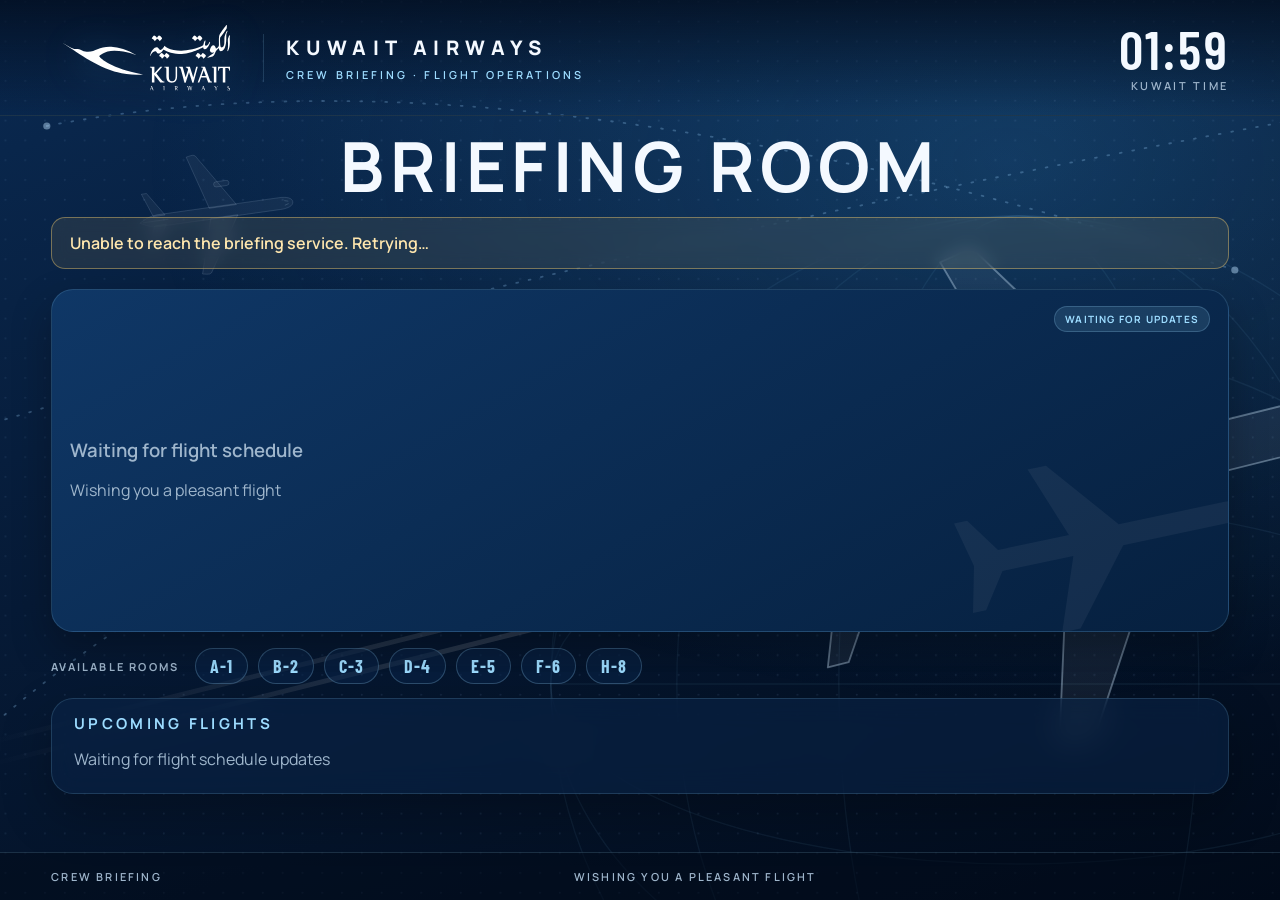
<file: docs/index.html>
<!doctype html><html lang="en" dir="ltr"><head><meta charset="utf-8"><meta name="viewport" content="width=device-width,initial-scale=1"><title>Crew display · Crew Briefing</title><link rel="stylesheet" href="style.css?v=20"></head><body data-page="display">
<header><div class="brand"><img class="airline-logo" src="kuwait-airways-logo.svg" alt="Kuwait Airways"><div><b>KUWAIT AIRWAYS</b><small>CREW BRIEFING · FLIGHT OPERATIONS</small></div></div><div class="live"><strong id="clock">--:--</strong><small>Kuwait time</small></div></header>
<main><section class="intro"><div><span class="eyebrow">WELCOME ON BOARD</span><h1 id="title">Briefing Room</h1><p>Please proceed to the briefing room assigned to your flight.</p></div><div class="welcome">Safe trip<span>Wishing you a pleasant flight</span></div></section>
<div id="notice" role="status">Waiting for flight schedule updates</div><section id="board" class="board" aria-label="Crew briefing rooms"></section><section id="upcoming" class="panel"><h2>Upcoming flights</h2><div id="queue"></div></section></main>
<footer><span>CREW BRIEFING</span><span>Wishing you a pleasant flight</span><span id="updated"></span></footer><script src="config.js?v=1"></script><script src="landmarks.js?v=3"></script><script src="display.js?v=16"></script></body></html>
</file>
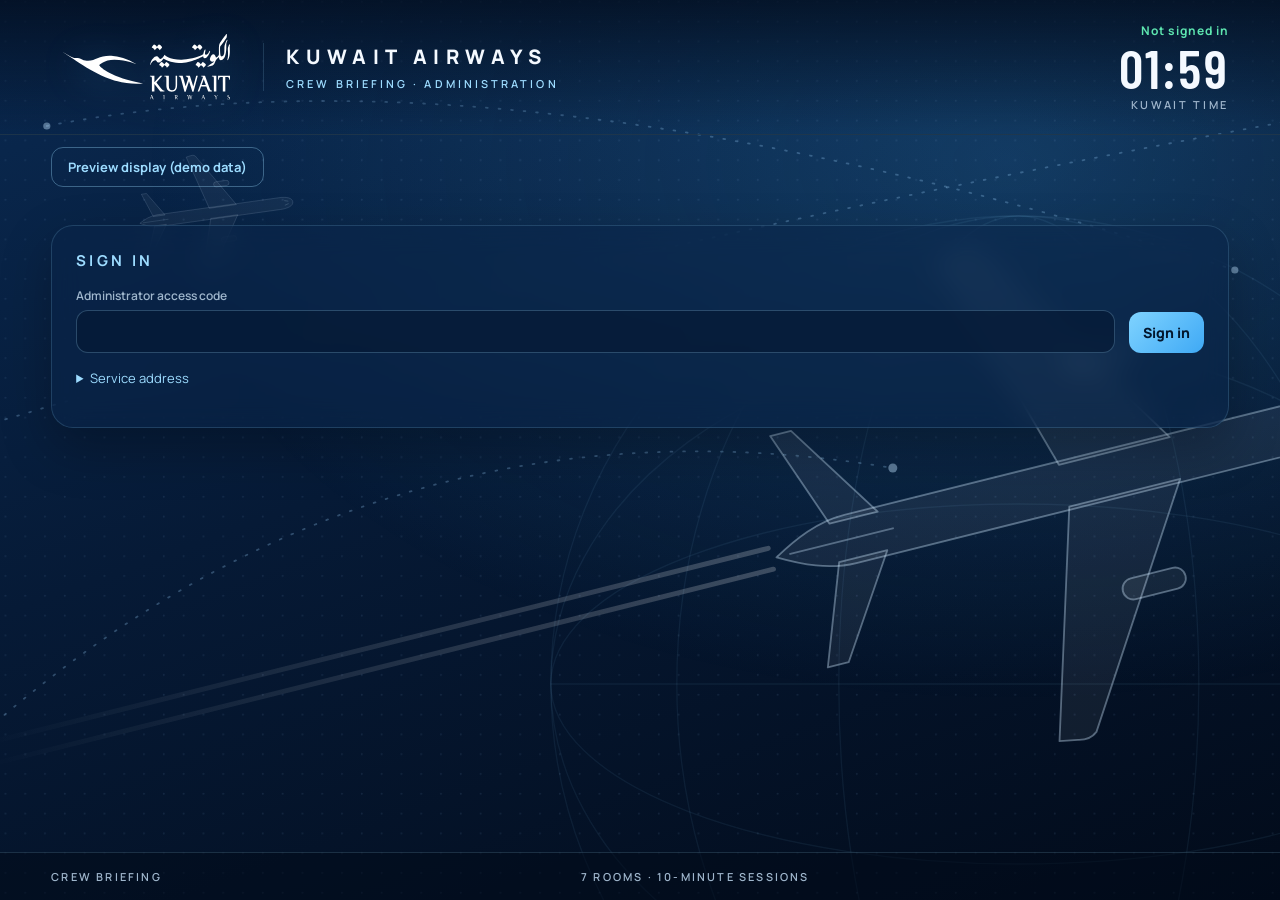
<file: docs/admin.html>
<!doctype html><html lang="en" dir="ltr"><head><meta charset="utf-8"><meta name="viewport" content="width=device-width,initial-scale=1"><meta name="robots" content="noindex"><title>Administration · Crew Briefing</title><link rel="stylesheet" href="style.css?v=20"></head><body data-page="admin">
<header><div class="brand"><img class="airline-logo" src="kuwait-airways-logo.svg" alt="Kuwait Airways"><div><b>KUWAIT AIRWAYS</b><small>CREW BRIEFING · ADMINISTRATION</small></div></div><div class="live"><span id="connection">Not signed in</span><strong id="clock">--:--</strong><small>Kuwait time</small></div></header>
<nav id="controls"><a class="display-link" href="./?demo=1" target="_blank" rel="noopener">Preview display (demo data)</a><button id="logout" hidden>Sign out</button></nav>
<main>
<div id="notice" role="status"></div>
<section id="setup" class="panel"><h2>Sign in</h2><form id="login"><label>Administrator access code<input id="password" type="password" autocomplete="current-password" required></label><button class="primary">Sign in</button></form><details><summary>Service address</summary><label>Service URL (HTTPS)<input id="endpoint" type="url" placeholder="https://…" dir="ltr"></label></details></section>
<div id="admin" hidden>
<section class="panel" id="feedPanel"><h2>Flight schedule</h2><div id="feed" class="feed"></div><div class="upload"><label>Flight data source<select id="provider"><option value="aerodatabox">AeroDataBox</option><option value="flightaware">FlightAware</option></select></label><button id="useProvider">Use this source</button><button id="sync">Refresh flights now</button></div></section>
<section class="panel"><h2>Flights</h2><p>Reporting time = scheduled departure (GMT) + 1:25 for A320/A321, or + 1:10 for B777/A330, shown in Kuwait time. Flights with a missing or unknown aircraft type are not assigned a room until you choose the type. The public schedule source can miss same-day retimes: if a departure is wrong, type the correct GMT time and select Set — later updates keep your time.</p><div class="tablewrap tall"><table id="flights"></table></div></section>
<section class="panel"><h2>Briefing rooms</h2><section id="board" class="board" aria-label="Crew briefing rooms"></section></section>
<section class="panel"><h2>Displays</h2><p>Open the display link on the room screen. It shows a 6-digit code — enter it here with the room and orientation. You can change a paired screen at any time.</p>
<p class="linkline">Display link: <a id="displayLink" href="./" target="_blank" rel="noopener" dir="ltr"></a></p>
<form id="pair"><label>Code on the screen<input id="pairCode" inputmode="numeric" pattern="[0-9 ]{6,7}" placeholder="123 456" required dir="ltr"></label><label>Screen<select id="pairScreen"></select></label><label>Orientation<select id="pairOrientation"><option value="auto">Automatic</option><option value="portrait">Portrait</option><option value="landscape">Landscape</option></select></label><label>Name (optional)<input id="pairLabel" maxlength="60"></label><button class="primary">Pair display</button></form>
<div class="tablewrap"><table id="displays"></table></div></section>
<section class="panel"><h2>Upload reporting list (Excel)</h2><p>Upload the daily crew reporting list as it is (FLT, REG, A/C TYPE, NAME or SCCM NAME, RANK, STAFF ID, REPT, PAIRING). Deadheading rows marked (DHD) or (TAXI/DHD) are skipped. Reporting times are used exactly as written (Kuwait time); the date is read from the title or file name, and times after midnight at the end of the list count as the next day. Every name is shown with its rank (CCI, FSS, INS); staff IDs are not shown. Rows with the same aircraft and reporting time become one briefing (e.g. KU 619 / 620).</p><div class="upload"><label>Import type<select id="kind"><option value="roster">Reporting list (flight, reporting time, chief cabin names)</option><option value="crew">SCCM names only (flight, date, sccm, optional std)</option><option value="flights">Flight schedule (file time)</option></select></label><label>Excel or CSV file<input type="file" id="file" accept=".xlsx,.csv"></label><label class="check"><input type="checkbox" id="fullList" checked> This file is the full list for its dates (hide other flights)</label><button id="preview">Preview file</button><button id="commit" class="primary" disabled>Import data</button></div><details><summary>Templates</summary><p><a href="roster-template.csv" download>Reporting list template</a> · <a href="crew-template.csv" download>SCCM names template</a> · <a href="flights-template.csv" download>Flight schedule template</a></p><p>Without a date column, each time is taken as its next occurrence. Only the first worksheet is read; convert formulas to values.</p></details><div id="previewTable" class="tablewrap"></div></section>
</div>
</main><footer><span>CREW BRIEFING</span><span>7 rooms · 10-minute sessions</span><span id="updated"></span></footer><script src="config.js?v=1"></script><script src="app.js?v=12"></script></body></html>
</file>
<file: docs/style.css>
@import url('https://fonts.googleapis.com/css2?family=Barlow+Condensed:wght@500;600;700&family=Manrope:wght@400;500;600;700;800&display=swap');
:root{color-scheme:dark;--ink:#f4f9ff;--muted:#9fb6cc;--sky:#5cc4ff;--sky-2:#9ddcff;--navy-0:#020b1a;--navy-1:#061a36;--navy-2:#0a2a52;--line:rgba(157,220,255,.16);--glass:rgba(10,38,74,.55);--glass-2:rgba(14,52,98,.62);--gold:#e9c46a;--ok:#5ee6b0;--bad:#ff9aa5;--r:22px;--num:'Barlow Condensed','Arial Narrow',system-ui,sans-serif;--ui:'Manrope',Arial,system-ui,sans-serif}
*{box-sizing:border-box}
html{background:var(--navy-0)}
body{margin:0;min-height:100vh;color:var(--ink);font-family:var(--ui);background:linear-gradient(160deg,var(--navy-2) 0%,var(--navy-1) 45%,var(--navy-0) 100%);position:relative;overflow-x:hidden;display:flex;flex-direction:column}
main{flex:1;width:100%}
body::before{content:'';position:fixed;inset:0;background:url(bg-sky.svg) 72% center/cover no-repeat;pointer-events:none;z-index:0}
body>*{position:relative;z-index:1}
[hidden]{display:none!important}
a{color:var(--sky-2)}

/* Header */
header{display:flex;justify-content:space-between;align-items:center;gap:24px;padding:22px 4vw;background:linear-gradient(180deg,rgba(2,11,26,.75),rgba(2,11,26,0));border-bottom:1px solid var(--line)}
.brand{display:flex;align-items:center;gap:22px}
.airline-logo{width:190px;height:66px;object-fit:contain;flex-shrink:0;filter:drop-shadow(0 4px 18px rgba(92,196,255,.25))}
.brand>div{border-left:1px solid var(--line);padding-left:22px}
.brand b{display:block;font:800 20px var(--ui);letter-spacing:.32em}
.brand small{display:block;margin-top:6px;font:600 11px var(--ui);letter-spacing:.28em;color:var(--sky-2)}
.live{text-align:right;display:grid;gap:2px}
.live strong{font:600 54px/1 var(--num);letter-spacing:.04em}
.live small{font:600 11px var(--ui);letter-spacing:.24em;color:var(--muted);text-transform:uppercase}
#connection{font:700 12px var(--ui);color:var(--ok);letter-spacing:.08em}

nav{display:flex;align-items:center;gap:12px;padding:12px 4vw;flex-wrap:wrap}
main{padding:26px 4vw 30px}

/* Intro */
.intro{display:flex;justify-content:space-between;align-items:flex-end;gap:24px;margin-bottom:26px}
.eyebrow{display:inline-flex;align-items:center;gap:10px;font:700 12px var(--ui);letter-spacing:.38em;color:var(--sky)}
.eyebrow::before{content:'';width:34px;height:2px;background:linear-gradient(90deg,transparent,var(--sky))}
h1{font:700 clamp(34px,4.2vw,64px)/1.05 var(--ui);margin:12px 0 8px;letter-spacing:-.01em}
p{color:var(--muted);line-height:1.7;margin:6px 0}
.welcome{font:italic 600 clamp(22px,2.4vw,34px) Georgia,serif;color:var(--sky-2);text-align:right}
.welcome span{display:block;font:600 12px var(--ui);letter-spacing:.24em;color:var(--muted);margin-top:8px;font-style:normal;text-transform:uppercase}

#notice{padding:14px 18px;border:1px solid rgba(233,196,106,.45);border-radius:14px;margin-bottom:20px;background:rgba(233,196,106,.10);color:#ffe7ae;font-weight:600;backdrop-filter:blur(8px)}
#notice.error{background:rgba(255,120,135,.12);border-color:rgba(255,154,165,.5);color:#ffd2d7}
#notice:empty{display:none}

/* Panels & forms */
.panel{background:var(--glass);border:1px solid var(--line);border-radius:var(--r);padding:24px;margin-bottom:24px;backdrop-filter:blur(14px);box-shadow:0 20px 50px rgba(0,0,0,.25)}
h2{font:700 15px var(--ui);letter-spacing:.22em;text-transform:uppercase;margin:0 0 16px;color:var(--sky-2)}
label{display:grid;gap:6px;font:600 12px var(--ui);color:var(--muted)}
button,select,input{font:600 14px var(--ui);border:1px solid rgba(157,220,255,.25);border-radius:12px;padding:11px 14px;background:rgba(6,26,54,.75);color:var(--ink)}
input:focus,select:focus{outline:2px solid var(--sky);outline-offset:1px}
button{cursor:pointer;transition:background .15s,transform .15s}
button:hover{background:rgba(92,196,255,.18)}button:active{transform:translateY(1px)}
button:disabled{opacity:.4;cursor:not-allowed}
.primary{background:linear-gradient(135deg,#7fd3ff,#3fa9f5);color:#03172e;border:0;font-weight:800}
.primary:hover{background:linear-gradient(135deg,#a3e0ff,#5cc4ff)}
form,.upload{display:flex;align-items:end;gap:14px;flex-wrap:wrap;margin-top:12px}
form#login label:first-child{flex:1;min-width:240px}
details{margin:16px 0;font-size:13px;color:var(--muted)}summary{cursor:pointer;color:var(--sky-2)}
.display-link{display:inline-block;padding:10px 16px;border:1px solid rgba(157,220,255,.35);border-radius:12px;text-decoration:none;font-weight:700;font-size:13px}

/* Room cards */
.board{display:grid;grid-template-columns:repeat(3,minmax(0,1fr));gap:18px;margin-bottom:26px}
.card{position:relative;overflow:hidden;background:linear-gradient(150deg,var(--glass-2),rgba(4,20,42,.72));border:1px solid var(--line);border-radius:var(--r);padding:22px 24px;min-height:240px;backdrop-filter:blur(12px);box-shadow:0 18px 40px rgba(0,0,0,.28)}
.card::after{content:'';position:absolute;right:-30px;bottom:-24px;width:190px;height:120px;background:url("data:image/svg+xml,%3Csvg xmlns='http://www.w3.org/2000/svg' viewBox='0 0 120 70'%3E%3Cpath d='M118 35c0-3-4-4-9-4H70L48 4h-7l10 27H24L15 18h-5l4 17-4 17h5l9-13h27L41 66h7l22-27h39c5 0 9-1 9-4z' fill='%23ffffff' fill-opacity='.05'/%3E%3C/svg%3E") no-repeat right bottom/contain;transform:rotate(-12deg);pointer-events:none}
.card.active{border-color:rgba(92,196,255,.55);background:linear-gradient(150deg,rgba(18,72,130,.78),rgba(5,26,54,.8));box-shadow:0 0 0 1px rgba(92,196,255,.25),0 22px 50px rgba(0,40,90,.45)}
.card.active::before{content:'';position:absolute;inset:0 0 auto 0;height:4px;background:linear-gradient(90deg,var(--sky),var(--gold))}
.card.free{opacity:.72}
.cardtop{display:flex;justify-content:space-between;align-items:center;gap:10px}
.room{font:700 44px/1 var(--num);letter-spacing:.04em}
.status{font:700 11px var(--ui);letter-spacing:.12em;text-transform:uppercase;padding:7px 12px;border-radius:30px;background:rgba(157,220,255,.12);color:var(--sky-2);border:1px solid rgba(157,220,255,.22)}
.card.active .status{background:rgba(94,230,176,.14);color:var(--ok);border-color:rgba(94,230,176,.35)}
.card.active .status::before{content:'';display:inline-block;width:7px;height:7px;border-radius:50%;background:var(--ok);margin-right:7px;vertical-align:1px;animation:pulse 1.6s infinite}
@keyframes pulse{50%{opacity:.25}}
.flight{font:700 26px var(--num);letter-spacing:.12em;margin:18px 0 2px;color:var(--sky)}
.destination{font:800 30px/1.15 var(--ui);margin:0 0 14px}
.sccm{display:flex;align-items:center;gap:10px;padding:13px 0;border-top:1px solid var(--line);font-weight:600;color:#e2efff}
.sccm svg{width:24px;height:24px;fill:none;stroke:var(--sky-2);stroke-width:1.8;flex-shrink:0}
.sccm b{font:800 10px var(--ui);letter-spacing:.14em;background:linear-gradient(135deg,var(--gold),#d9a441);color:#2a1a00;padding:4px 7px;border-radius:5px}
.times{display:flex;justify-content:space-between;align-items:center;font:600 14px var(--ui);color:var(--muted);margin-top:8px}
.times>span:first-child{direction:ltr}
.countdown{font:700 22px var(--num);color:var(--ok);letter-spacing:.04em}
.extend{margin-top:14px;width:100%}
.idle{padding:30px 0 6px;color:var(--muted);font:600 20px var(--ui)}

/* Upcoming list (FIDS style) */
#upcoming{padding:18px 24px}
.qrow{display:grid;grid-template-columns:1fr 2fr 1.2fr 1.2fr;gap:12px;padding:12px 4px;border-bottom:1px solid var(--line);font:600 15px var(--ui);align-items:center}
.qrow:first-child{font:700 11px var(--ui);letter-spacing:.2em;text-transform:uppercase;color:var(--sky-2);padding-top:0}
.qrow:last-child{border:0}
.qrow span:first-child,.qrow span:nth-child(3){font:600 20px var(--num);letter-spacing:.06em}
.qrow:first-child span{font:inherit!important}

/* Tables */
.tablewrap{overflow:auto;max-height:360px;border-radius:14px}
.tablewrap.tall{max-height:560px}
table{border-collapse:collapse;width:100%;font-size:13px}
th{position:sticky;top:0;background:#0a2a52;text-align:left;font:700 11px var(--ui);letter-spacing:.14em;text-transform:uppercase;color:var(--sky-2)}
td,th{padding:10px 12px;border-bottom:1px solid var(--line);white-space:nowrap;vertical-align:middle;text-align:left}
tr:hover td{background:rgba(157,220,255,.04)}
#flights tr.warn td{background:rgba(233,196,106,.09)}
.sccmform{display:flex;gap:6px;margin:0}.sccmform input{min-width:200px;padding:7px 10px}
.sccmform button,#displays button,#flights select,#displays select{padding:7px 10px;font-size:13px}
.bad{color:var(--bad)!important}
.feed{display:grid;grid-template-columns:repeat(auto-fit,minmax(220px,1fr));gap:12px;margin-bottom:16px}
.feed div{display:grid;gap:4px;padding:12px 14px;border:1px solid var(--line);border-radius:14px;background:rgba(2,11,26,.35);font:600 11px var(--ui);letter-spacing:.08em;text-transform:uppercase;color:var(--muted)}
.feed b{font:700 15px var(--ui);letter-spacing:0;text-transform:none;color:var(--ink)}
#pair{margin-bottom:16px}#pair label:first-child{flex:0 1 160px;min-width:140px}
.linkline a{word-break:break-all;font-weight:700}

/* Pairing screen */
.card.pairing{max-width:1000px;margin:0 auto;text-align:center;padding:5vh 4vw}
.card.pairing .cardtop{justify-content:center}
.card.pairing p{font-size:clamp(16px,2vw,24px)}
.paircode{font:700 clamp(80px,14vw,190px)/1 var(--num);letter-spacing:.12em;color:var(--ink);margin:4vh 0;text-shadow:0 0 40px rgba(92,196,255,.45)}

footer{display:flex;justify-content:space-between;gap:12px;padding:16px 4vw;font:600 11px var(--ui);letter-spacing:.2em;text-transform:uppercase;color:var(--muted);border-top:1px solid var(--line);background:rgba(2,11,26,.55)}

/* Orientation */
body[data-orientation=portrait] main{max-width:1080px;margin:auto}
body[data-orientation=portrait] .board{grid-template-columns:repeat(2,minmax(0,1fr))}
body[data-orientation=portrait] .card{min-height:270px}
body[data-orientation=landscape] .board{grid-template-columns:repeat(3,minmax(0,1fr))}
@media(orientation:portrait){body[data-orientation=auto] .board{grid-template-columns:repeat(2,minmax(0,1fr))}}

/* Single room screen */
body.roomview .board{grid-template-columns:1fr;max-width:1200px;margin:0 auto 24px}
body.roomview .card{padding:4vh 5vw;min-height:58vh;display:flex;flex-direction:column;justify-content:space-between;gap:2vh}
body.roomview .card::after{width:52%;height:60%;right:-6%;bottom:-8%}
body.roomview .cardtop{margin-bottom:auto}body.roomview .times{flex-wrap:wrap;gap:8px 24px}
body.roomview .room{font-size:clamp(56px,9vw,130px)}
body.roomview .status{font-size:clamp(13px,1.4vw,20px);padding:10px 18px}
body.roomview .flight{font-size:clamp(34px,5vw,72px);margin-top:auto}
body.roomview .destination{font-size:clamp(44px,7vw,110px);margin-bottom:3vh}
body.roomview .sccm{font-size:clamp(22px,2.8vw,42px);gap:18px;padding:3vh 0}
body.roomview .sccm svg{width:clamp(30px,3.6vw,54px);height:clamp(30px,3.6vw,54px)}
body.roomview .sccm b{font-size:clamp(12px,1.3vw,18px);padding:6px 10px}
body.roomview .times{font-size:clamp(18px,2vw,28px)}
body.roomview .countdown{font-size:clamp(34px,4.4vw,64px)}
body.roomview .idle{font-size:clamp(28px,3.6vw,52px);margin-top:auto}
body.roomview .card p{font-size:clamp(16px,1.8vw,24px)}
body.roomview[data-orientation=portrait] .card{min-height:66vh}
@media(orientation:portrait){body.roomview .intro{flex-direction:column;align-items:flex-start}body.roomview .welcome{text-align:left}}
body[data-page=display].stale .board{opacity:.45}

/* TV hall layout: all seven rooms on a full-HD landscape screen */
@media(min-width:1100px) and (orientation:landscape){
 body[data-page=display]:not(.roomview)[data-orientation=landscape] .board,body[data-page=display]:not(.roomview)[data-orientation=auto] .board{grid-template-columns:repeat(4,minmax(0,1fr))}
 body[data-page=display]:not(.roomview) main{padding-top:14px}
 body[data-page=display]:not(.roomview) .intro{margin-bottom:14px}
 body[data-page=display]:not(.roomview) h1{font-size:40px}
 body[data-page=display]:not(.roomview) .card{min-height:205px;padding:16px 18px}
 body[data-page=display]:not(.roomview) .room{font-size:36px}
 body[data-page=display]:not(.roomview) .flight{margin:10px 0 0;font-size:22px}
 body[data-page=display]:not(.roomview) .destination{font-size:24px;margin-bottom:8px}
 body[data-page=display]:not(.roomview) .sccm{padding:9px 0}
 body[data-page=display]:not(.roomview) .board{margin-bottom:16px}
 body[data-page=display]:not(.roomview) #queue{max-height:150px;overflow:hidden}
}
body[data-page=admin] .board{grid-template-columns:repeat(auto-fill,minmax(230px,1fr))}
body[data-page=admin] .card{min-height:180px}
body[data-page=admin] .intro{display:none}

@media(max-width:700px){
 header{padding:16px;flex-wrap:wrap}.airline-logo{width:130px;height:48px}.brand>div{display:none}
 .live strong{font-size:38px}main{padding:18px 14px}.intro{display:block}.welcome{text-align:left;margin-top:12px}
 .board,body[data-orientation] .board{grid-template-columns:1fr!important}.qrow{font-size:13px;gap:6px}footer{flex-wrap:wrap}
}
@media(orientation:landscape){body.roomview .intro{display:none}body.roomview main{padding-top:3vh}body.roomview .card{min-height:72vh}body.roomview .room{font-size:clamp(56px,7vw,112px)}body.roomview .destination{font-size:clamp(44px,6vw,96px)}}
@media(orientation:portrait){body::before{background-position:86% 62%}}

.depform{display:inline-flex;gap:6px;margin:0}.depform input{width:72px;padding:7px 8px;font-family:var(--num);font-size:16px}.depform button{padding:7px 10px;font-size:13px}.manual{display:inline-block;margin-left:6px;font:700 10px var(--ui);letter-spacing:.1em;text-transform:uppercase;color:var(--gold)}
body[data-page=admin] .room{font-size:34px;white-space:nowrap}body[data-page=admin] .cardtop{flex-wrap:wrap}
.nextup b{color:var(--sky);font-family:var(--num);font-size:1.25em;letter-spacing:.04em}
.crewlist{display:grid;border-top:1px solid var(--line)}.crewlist .sccm{border-top:0;padding:8px 0}.crewlist .sccm:first-child{padding-top:13px}
.sccm.role-fss b{background:linear-gradient(135deg,#9ddcff,#5cc4ff);color:#03172e}.sccm.role-cci b{background:linear-gradient(135deg,#c9b6ff,#9d84f2);color:#170a3a}
body.roomview .crewlist .sccm{padding:1.6vh 0}label.check{display:flex;flex-direction:row;align-items:center;gap:8px;font-size:13px;color:var(--ink)}label.check input{width:18px;height:18px;padding:0}
.sccm.role-ins b{background:linear-gradient(135deg,#7fe0b8,#3fbf8a);color:#04281a}
.countdown.before{color:var(--gold)}.card.active.upnext .status{background:rgba(233,196,106,.14);color:var(--gold);border-color:rgba(233,196,106,.4)}.card.active.upnext .status::before{background:var(--gold)}
.previewnote{margin:12px 0;padding:10px 14px;border-radius:12px;background:rgba(94,230,176,.12);color:#c8f5e2;font-weight:600}.previewnote.error{background:rgba(255,120,135,.14);color:#ffd2d7}

/* v15: flow board */
body[data-page=display]{height:100vh;overflow:hidden}
.board.flow{display:block;position:relative;margin-bottom:14px}
.flowcard{position:absolute;margin:0;display:flex;flex-direction:column;container-type:size;transition:left .95s cubic-bezier(.22,.8,.2,1),top .95s cubic-bezier(.22,.8,.2,1),width .95s cubic-bezier(.22,.8,.2,1),height .95s cubic-bezier(.22,.8,.2,1),opacity .7s,box-shadow .6s,border-color .6s;min-height:0!important;overflow:hidden}
.flowcard.entering{opacity:0}.flowcard.leaving{opacity:0;pointer-events:none;z-index:0}
.flowcard .cardtop{flex:none}
.flowcard .room{font-size:clamp(22px,12cqmin,150px)!important}
.flowcard .status{font-size:clamp(10px,2.6cqmin,22px)!important;padding:.5em 1em!important}
.flowcard .flight{font-size:clamp(16px,10.5cqmin,120px)!important;margin:auto 0 0!important}
.flowcard .destination{font-size:clamp(18px,15cqmin,170px)!important;margin:0 0 .25em!important;white-space:nowrap;overflow:hidden;text-overflow:ellipsis}
.flowcard .crewlist,.flowcard>.sccm{flex:none}
.flowcard .sccm{font-size:clamp(12px,6cqmin,60px)!important;padding:.45em 0!important;gap:.6em!important}
.flowcard .sccm svg{width:1.3em!important;height:1.3em!important}.flowcard .sccm b{font-size:.55em!important;padding:.3em .55em!important}
.flowcard .sccm span{white-space:nowrap;overflow:hidden;text-overflow:ellipsis}
.flowcard .times{font-size:clamp(11px,3.6cqmin,34px)!important;margin-top:auto!important;flex-wrap:wrap;gap:.2em 1em}
.flowcard .countdown{font-size:clamp(16px,8cqmin,96px)!important}
.flowcard .idlebox{margin:auto 0;display:grid;gap:.5em}.flowcard .idle{font-size:clamp(18px,6cqmin,64px)!important;padding:0!important;margin:0!important}
.flowcard .nextup{font-size:clamp(14px,3.6cqmin,40px)!important;text-align:left!important}
.flowcard.idlecard{opacity:1}.flowcard.idlecard::after{width:45%;height:55%}
.progress{flex:none;height:clamp(4px,1.1cqmin,10px);margin-top:.6em;border-radius:99px;background:rgba(157,220,255,.14);overflow:hidden}
.progress i{display:block;height:100%;width:0;border-radius:inherit;background:linear-gradient(90deg,var(--sky),var(--ok));transition:width 1s linear}.progress i.pre{background:linear-gradient(90deg,#b8902e,var(--gold))}
.flowcard.active:not(.upnext){animation:glow 3.2s ease-in-out infinite}
@keyframes glow{50%{box-shadow:0 0 0 1px rgba(94,230,176,.35),0 0 46px rgba(92,196,255,.28),0 22px 50px rgba(0,40,90,.45)}}
#freeRooms{display:flex;flex-wrap:wrap;align-items:center;gap:10px;margin:0 0 14px}
#freeRooms .label{font:700 11px var(--ui);letter-spacing:.2em;text-transform:uppercase;color:var(--muted);margin-right:6px}
#freeRooms .chip{font:700 18px var(--num);letter-spacing:.06em;padding:6px 14px;border-radius:30px;border:1px solid rgba(157,220,255,.25);background:rgba(10,38,74,.55);color:var(--sky-2)}
body.roomview .flowcard{padding:3vh 4vw}
body.roomview #upcoming{display:none}
body[data-page=display] #upcoming{padding:14px 22px;margin-bottom:10px}body[data-page=display] #upcoming h2{margin-bottom:6px}
body[data-page=display] .intro{margin-bottom:14px}
@media(orientation:landscape){body[data-page=display]:not(.roomview) .intro p{display:none}}
.flowcard .destination{min-width:0}.flowcard .flight{line-height:1.05}.flowcard .destination{line-height:1.08}

/* v16: destination landmarks */
.flowcard>*{position:relative;z-index:1}
.flowcard .landmark{position:absolute;z-index:0;right:0;bottom:0;width:80%;height:92%;color:#cfe9ff;opacity:.13;pointer-events:none;
 -webkit-mask-image:linear-gradient(to left,#000 62%,transparent);mask-image:linear-gradient(to left,#000 62%,transparent);transition:opacity 1s}
.flowcard .landmark svg{width:100%;height:100%;display:block}
.flowcard.has-lm::after{display:none}
.flowcard.active:not(.upnext) .landmark{opacity:.17}

/* v18: solid cards so moving cards never show through each other; clipped exits */
.board.flow{overflow:clip;overflow-clip-margin:40px}
.flowcard{backdrop-filter:none;background:linear-gradient(150deg,#0f3766,#06203f)!important;transition:left .95s cubic-bezier(.22,.8,.2,1),top .95s cubic-bezier(.22,.8,.2,1),width .95s cubic-bezier(.22,.8,.2,1),height .95s cubic-bezier(.22,.8,.2,1),opacity .6s,transform .6s,box-shadow .6s,border-color .6s}
.flowcard.active{background:linear-gradient(150deg,#164c88,#07244a)!important}
.flowcard.active.upnext{background:linear-gradient(150deg,#123f72,#062142)!important}
.flowcard.grow{transform:scale(.88);opacity:0}
.flowcard.vanish{transform:scale(.9);opacity:0;transition:opacity .45s,transform .45s}

/* v19: clear room label */
.roomtag{display:inline-flex;flex-direction:column;align-items:flex-start;gap:.15em;padding:.35em .7em .45em;border-radius:.45em;background:linear-gradient(135deg,rgba(233,196,106,.22),rgba(233,196,106,.08));border:1px solid rgba(233,196,106,.55);line-height:1}
.roomtag small{font:800 clamp(9px,2.4cqmin,22px)/1 var(--ui);letter-spacing:.22em;text-transform:uppercase;color:#ffe2a0}
.roomtag .room{color:var(--gold)!important;text-shadow:0 0 24px rgba(233,196,106,.35)}
.flowcard .roomtag .room{font-size:clamp(30px,17cqmin,200px)!important}
body.roomview .flowcard .roomtag .room{font-size:clamp(60px,20cqmin,260px)!important}
.flowcard .cardtop{align-items:flex-start}
.roomtag .room,.roomtag small{white-space:nowrap}.flowcard .cardtop{flex-wrap:wrap;gap:.4em}

/* v20: centred, larger screen title */
body[data-page=display] .intro{justify-content:center;text-align:center;flex-direction:column;align-items:center}
body[data-page=display] .intro .welcome,body[data-page=display] .intro p,body[data-page=display] .intro .eyebrow{display:none}
body[data-page=display] #title{font-size:clamp(40px,5.4vw,96px);letter-spacing:.08em;text-transform:uppercase;margin:0;line-height:1.05}
</file>
